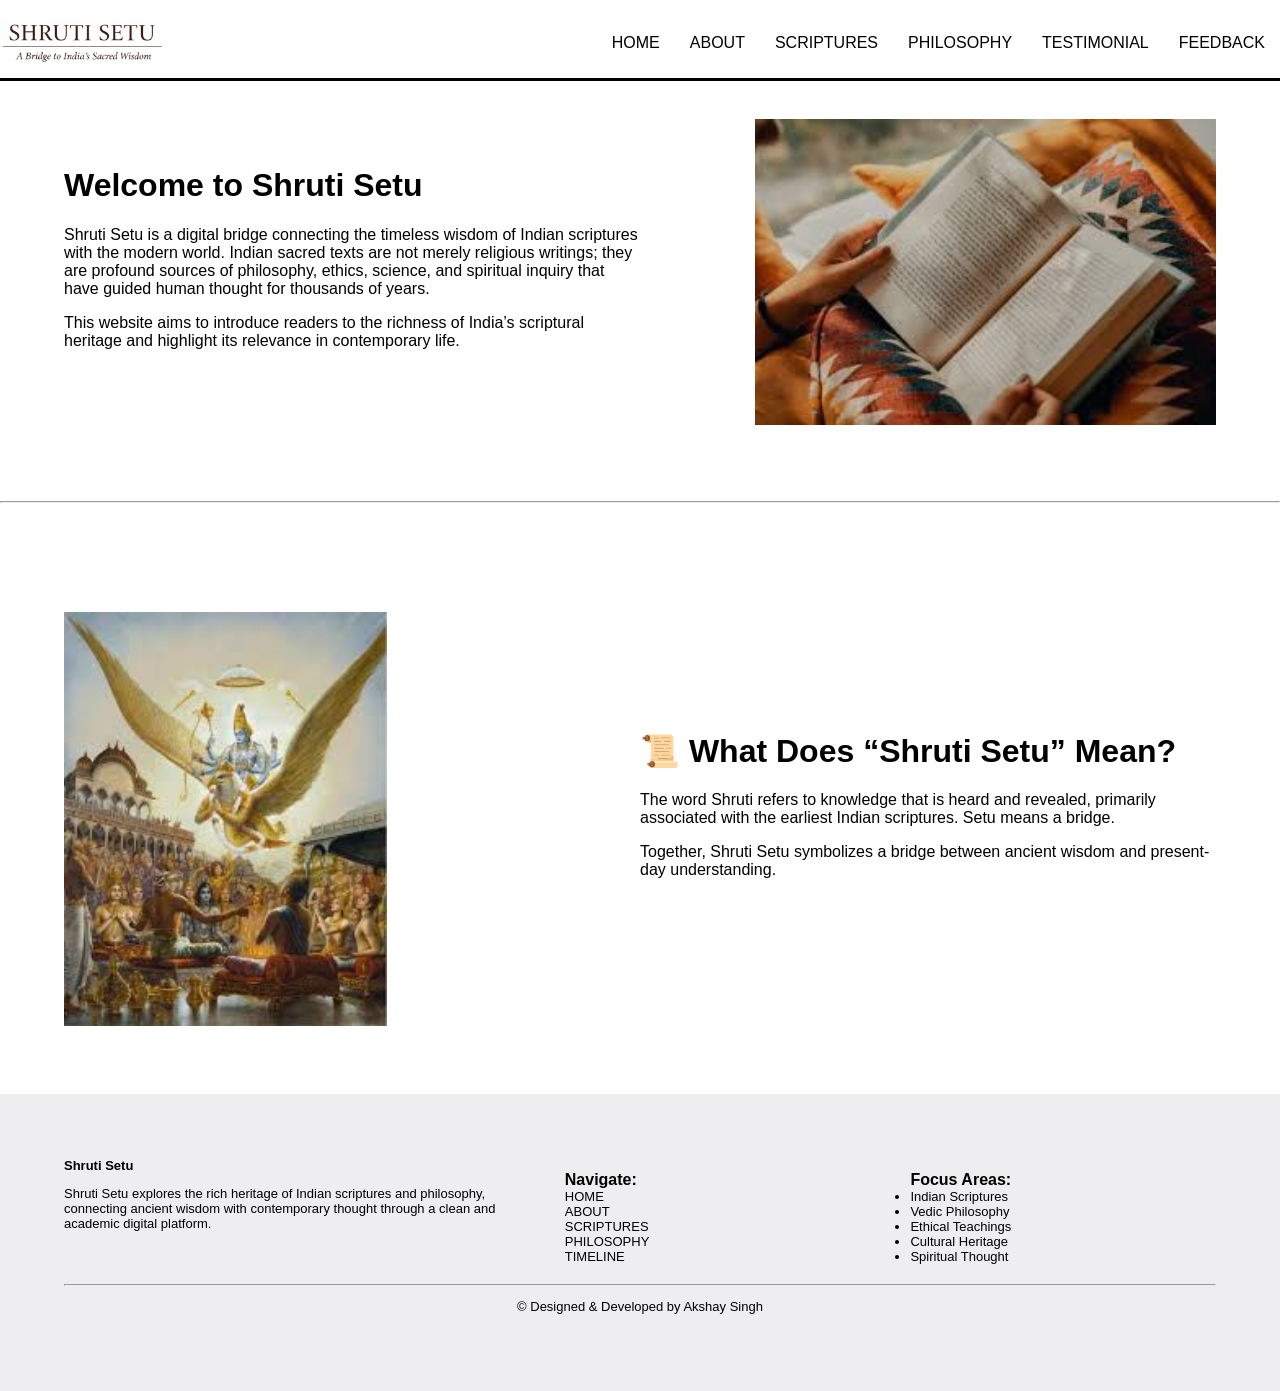
<file: index.html>
<!DOCTYPE html>
<html lang="en">
<head>
    <link rel="stylesheet" href="style.css">
       <title>Shruti Setu</title>
</head>
<body>
    <nav class="navbar">
        
<a href="index.html"><img src="logo.png" width="30%" alt="Website Shruti Setu Logo" /></a>

<ul class="nav-links">
<li><a href="index.html">HOME</a></li>
<li><a href="about.html">ABOUT</a></li>
<li><a href="scriptures.html">SCRIPTURES</a></li>
<li><a href="philosophy.html">PHILOSOPHY</a></li>
<li><a href="testimonial.html">TESTIMONIAL</a></li>
<li><a href="Feedback.html">FEEDBACK</a></li>
</ul>
    </nav>
    <hr>
    <div class="h1s">
    <div class="h1p">
    <h1> Welcome to Shruti Setu</h1>
    <p>
       

Shruti Setu is a digital bridge connecting the timeless wisdom of Indian scriptures with the modern world. Indian sacred texts are not merely religious writings; they are profound sources of philosophy, ethics, science, and spiritual inquiry that have guided human thought for thousands of years.
    </p>
    <p>
This website aims to introduce readers to the richness of India’s scriptural heritage and highlight its relevance in contemporary life.
    </p></div>
    <div class="h11">
        <img src="h1.jpg" width="100%" alt="A pic of a scripture page">
    </div>
    </div>
    <hr>

<div class="h1s">
    <div class="h11">
        <img src="h2.jpg" width="70%" alt="A pic of a scripture page">
    </div>
    <div class="h1p">
    <h1> 📜 What Does “Shruti Setu” Mean?</h1>
 <p>The word Shruti refers to knowledge that is heard and revealed, primarily associated with the earliest Indian scriptures. Setu means a bridge.</p>
<p>Together, Shruti Setu symbolizes a bridge between ancient wisdom and present-day understanding.</p></div>
    
    </div>
    <footer>
        <div class="footer1">
        <div class="fpara">
        <strong>Shruti Setu</strong>
        <p>Shruti Setu explores the rich heritage of Indian scriptures and philosophy, connecting ancient wisdom with 
            contemporary thought through a clean and academic digital platform.</p>
        </div>
        <div class="ftli">
            
            <ul>
                <b>Navigate:</b>
            <li><a href="index.html">HOME</a></li>
<li><a href="about.html">ABOUT</a></li>
<li><a href="scriptures.html">SCRIPTURES</a></li>
<li><a href="philosophy.html">PHILOSOPHY</a></li>
<li><a href="timeline.html">TIMELINE</a></li>
        </ul></div>
        <div class="fli">
            <ul>
          <b> Focus Areas:</b>
<li> Indian Scriptures</li>
<li> Vedic Philosophy</li>
<li>Ethical Teachings</li>
<li> Cultural Heritage</li>
<li> Spiritual Thought</li>
</ul>
</div>
</div>
<hr>
<p class="copyr">&copy; Designed & Developed by Akshay Singh
</p>
    </footer>
    

</body>
</html>
</file>
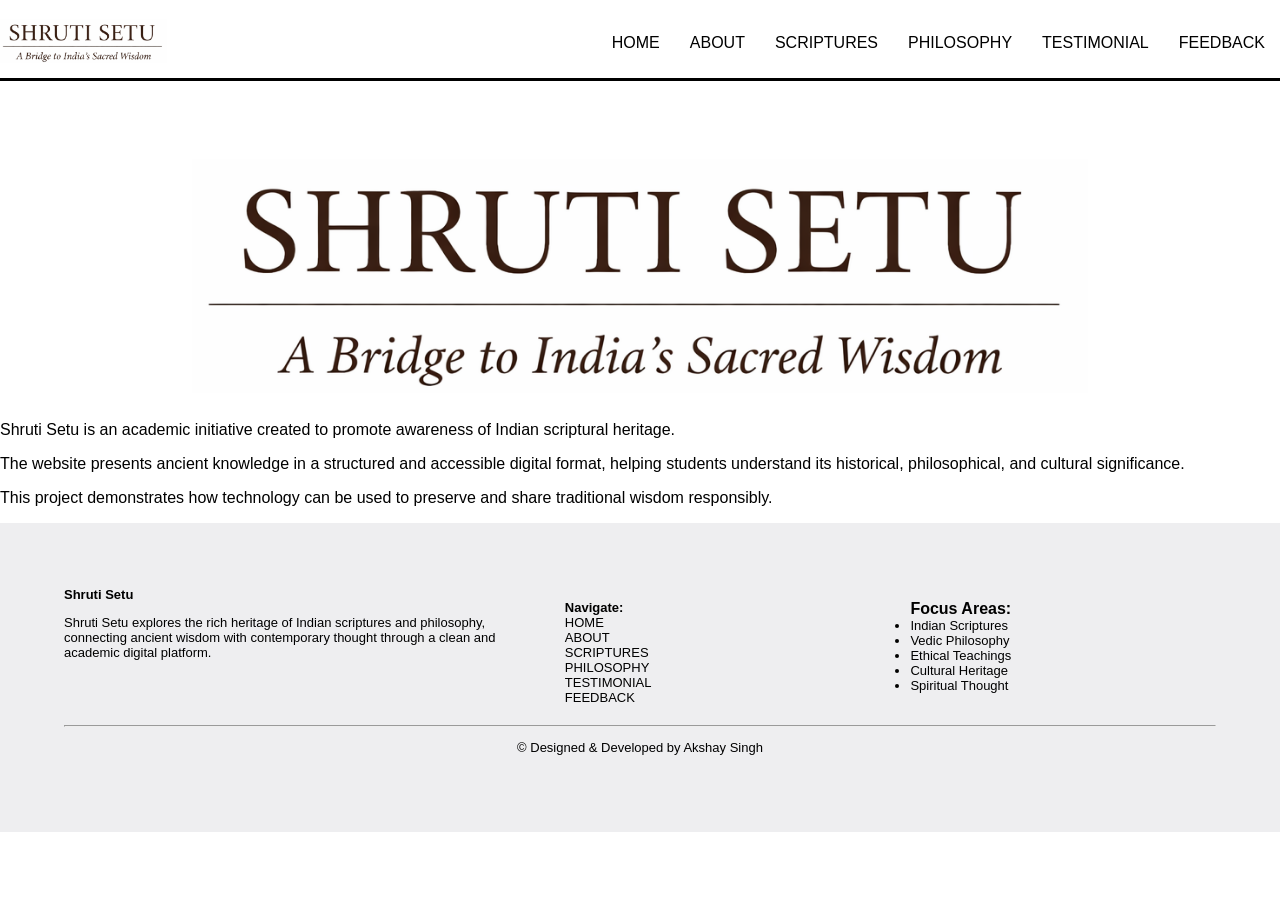
<file: about.html>
<!DOCTYPE html>
<html lang="en">
        <head>
            <link rel="stylesheet" href="style.css">
            <title>Shruti Setu</title>
        </head>
        <body>
            <nav class="navbar">
                    
                <a href="index.html"><img src="logo.png" width="30%" alt="Website Shruti Setu Logo" /></a>

                <ul class="nav-links">
                        <li><a href="index.html">HOME</a></li>
                        <li><a href="about.html">ABOUT</a></li>
                        <li><a href="scriptures.html">SCRIPTURES</a></li>
                        <li><a href="philosophy.html">PHILOSOPHY</a></li>
                        <li><a href="testimonial.html">TESTIMONIAL</a></li>
                        <li><a href="Feedback.html">FEEDBACK</a></li>
                </ul>
            </nav>
            <hr>
            <div id="k"><img class="abimg" src="logo.png" width="70%" alt="Website Shruti Setu Logo" />
            </div>
            <p>Shruti Setu is an academic initiative created to promote awareness of Indian scriptural heritage.</p>
            <p>The website presents ancient knowledge in a structured and accessible digital format, helping students understand its historical, philosophical, and cultural significance.</p>
            <p>This project demonstrates how technology can be used to preserve and share traditional wisdom responsibly.</p>





            <footer>
            <div class="footer1">
                <div class="fpara">
                    <strong>Shruti Setu</strong>
                        <p>Shruti Setu explores the rich heritage of Indian scriptures and philosophy, connecting ancient wisdom with 
                            contemporary thought through a clean and academic digital platform.</p>
                </div>
                <div class="ftli">
                    
                    <ul>
                        <strong>Navigate:</strong>
                        <li><a href="index.html">HOME</a></li>
                        <li><a href="about.html">ABOUT</a></li>
                        <li><a href="scriptures.html">SCRIPTURES</a></li>
                        <li><a href="philosophy.html">PHILOSOPHY</a></li>
                        <li><a href="testimonial.html">TESTIMONIAL</a></li>
                        <li><a href="Feedback.html">FEEDBACK</a></li>
                    </ul>
                </div>
                <div class="fli">
                    <ul>
                        <b> Focus Areas:</b>
                        <li> Indian Scriptures</li>
                        <li> Vedic Philosophy</li>
                        <li>Ethical Teachings</li>
                        <li> Cultural Heritage</li>
                        <li> Spiritual Thought</li>
                    </ul>
                </div>
            </div>
                <hr>
                <p class="copyr">&copy; Designed & Developed by Akshay Singh
                </p>
            </footer>
            

        </body>
</html>
</file>
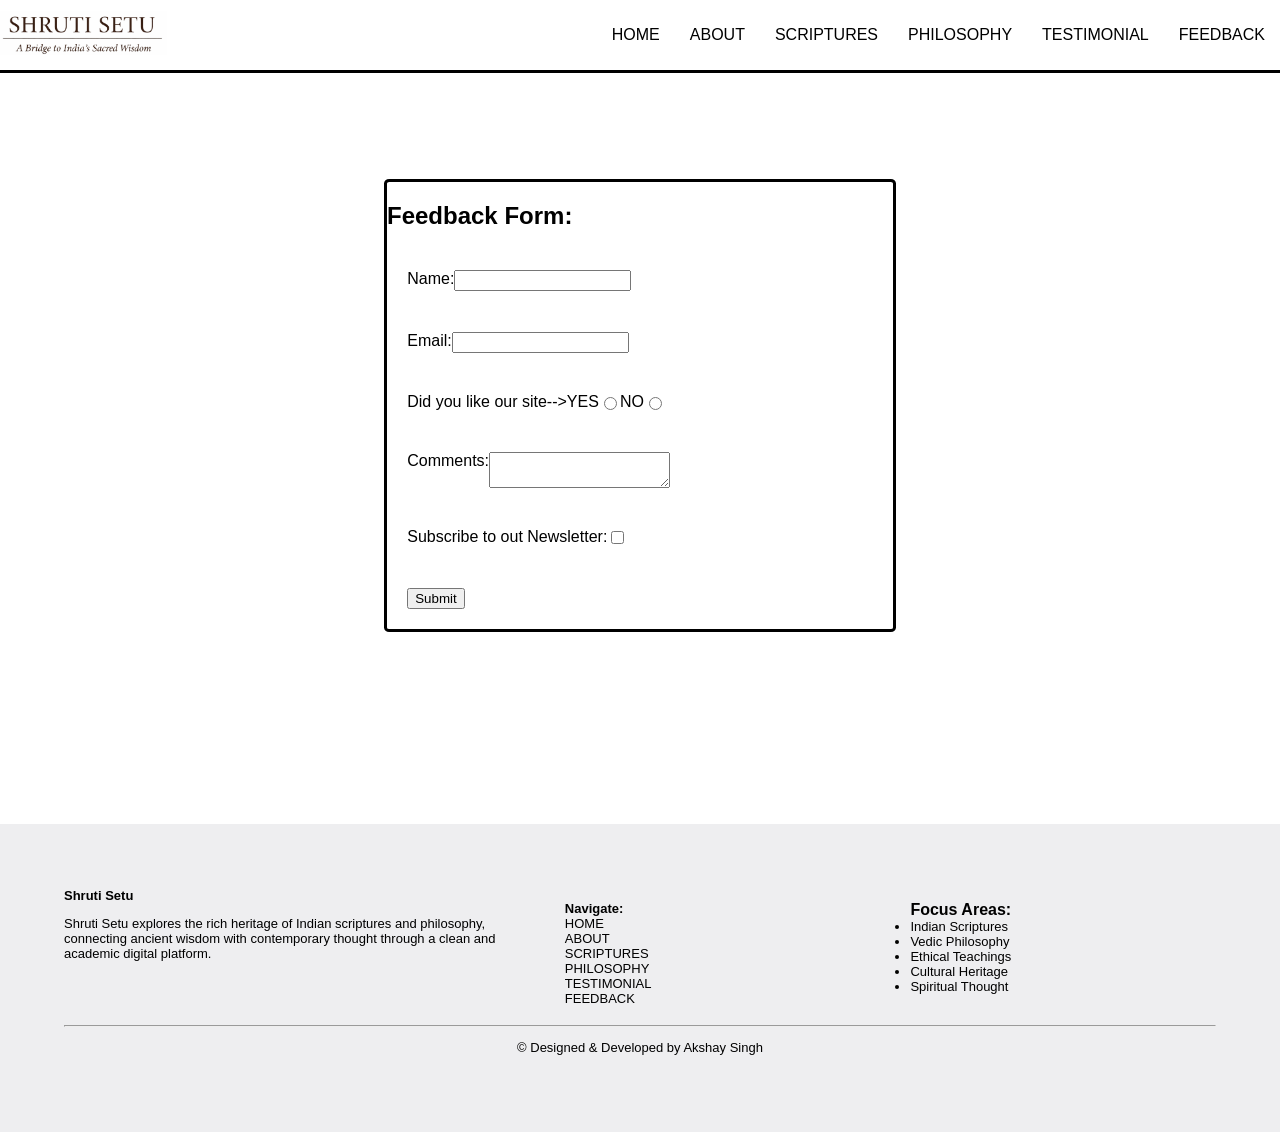
<file: Feedback.html>
<!DOCTYPE html>
<html lang="en">
<head>
    <link rel="stylesheet" href="style.css">
       <title>Philosophy</title>
</head>
<body>
     <nav class="navbar">
                    
                <a href="index.html"><img src="logo.png" width="30%" alt="Website Shruti Setu Logo" /></a>

                <ul class="nav-links">
                        <li><a href="index.html">HOME</a></li>
                        <li><a href="about.html">ABOUT</a></li>
                        <li><a href="scriptures.html">SCRIPTURES</a></li>
                        <li><a href="philosophy.html">PHILOSOPHY</a></li>
                        <li><a href="testimonial.html">TESTIMONIAL</a></li>
                        <li><a href="Feedback.html">FEEDBACK</a></li>
                </ul>
    </nav>
    
            <form>
                <div id="form">
                    <h2>Feedback Form:</h2>
                    <div id="field">
                        <label for="name" >Name:</label> <input type="text" id="name">
                    </div>
                    <div id="field">
                        <label for="email" >Email:</label> <input type="email" id="email">
                    </div>

                    <div id="field">
                    Did you like our site-->
                    
                            <label for="rad" >YES</label> 
                            <input type="radio" id="rady">
                            <label for="rady" >NO</label>
                            <input type="radio" id="radn">
                    </div>

                    <div id="field">
                        <label for="Comments" >Comments:</label> <textarea id="Comments"></textarea> 
                    </div>
                    <div id="field">
                        <label for="nl" >Subscribe to out Newsletter:</label> <input type="checkbox" id="nl">
                    </div>

                    <div id="field">
                        <button type="submit">Submit</button> 
                    </div>
                </div>
            </form>   

            <footer>
            <div class="footer1">
                <div class="fpara">
                    <strong>Shruti Setu</strong>
                        <p>Shruti Setu explores the rich heritage of Indian scriptures and philosophy, connecting ancient wisdom with 
                            contemporary thought through a clean and academic digital platform.</p>
                </div>
                <div class="ftli">
                    
                    <ul>
                        <strong>Navigate:</strong>
                        <li><a href="index.html">HOME</a></li>
                        <li><a href="about.html">ABOUT</a></li>
                        <li><a href="scriptures.html">SCRIPTURES</a></li>
                        <li><a href="philosophy.html">PHILOSOPHY</a></li>
                        <li><a href="testimonial.html">TESTIMONIAL</a></li>
                        <li><a href="Feedback.html">FEEDBACK</a></li>
                    </ul>
                </div>
                <div class="fli">
                    <ul>
                        <b> Focus Areas:</b>
                        <li> Indian Scriptures</li>
                        <li> Vedic Philosophy</li>
                        <li>Ethical Teachings</li>
                        <li> Cultural Heritage</li>
                        <li> Spiritual Thought</li>
                    </ul>
                </div>
            </div>
                <hr>
                <p class="copyr">&copy; Designed & Developed by Akshay Singh
                </p>
            </footer>
    

</body>
</html>
</file>
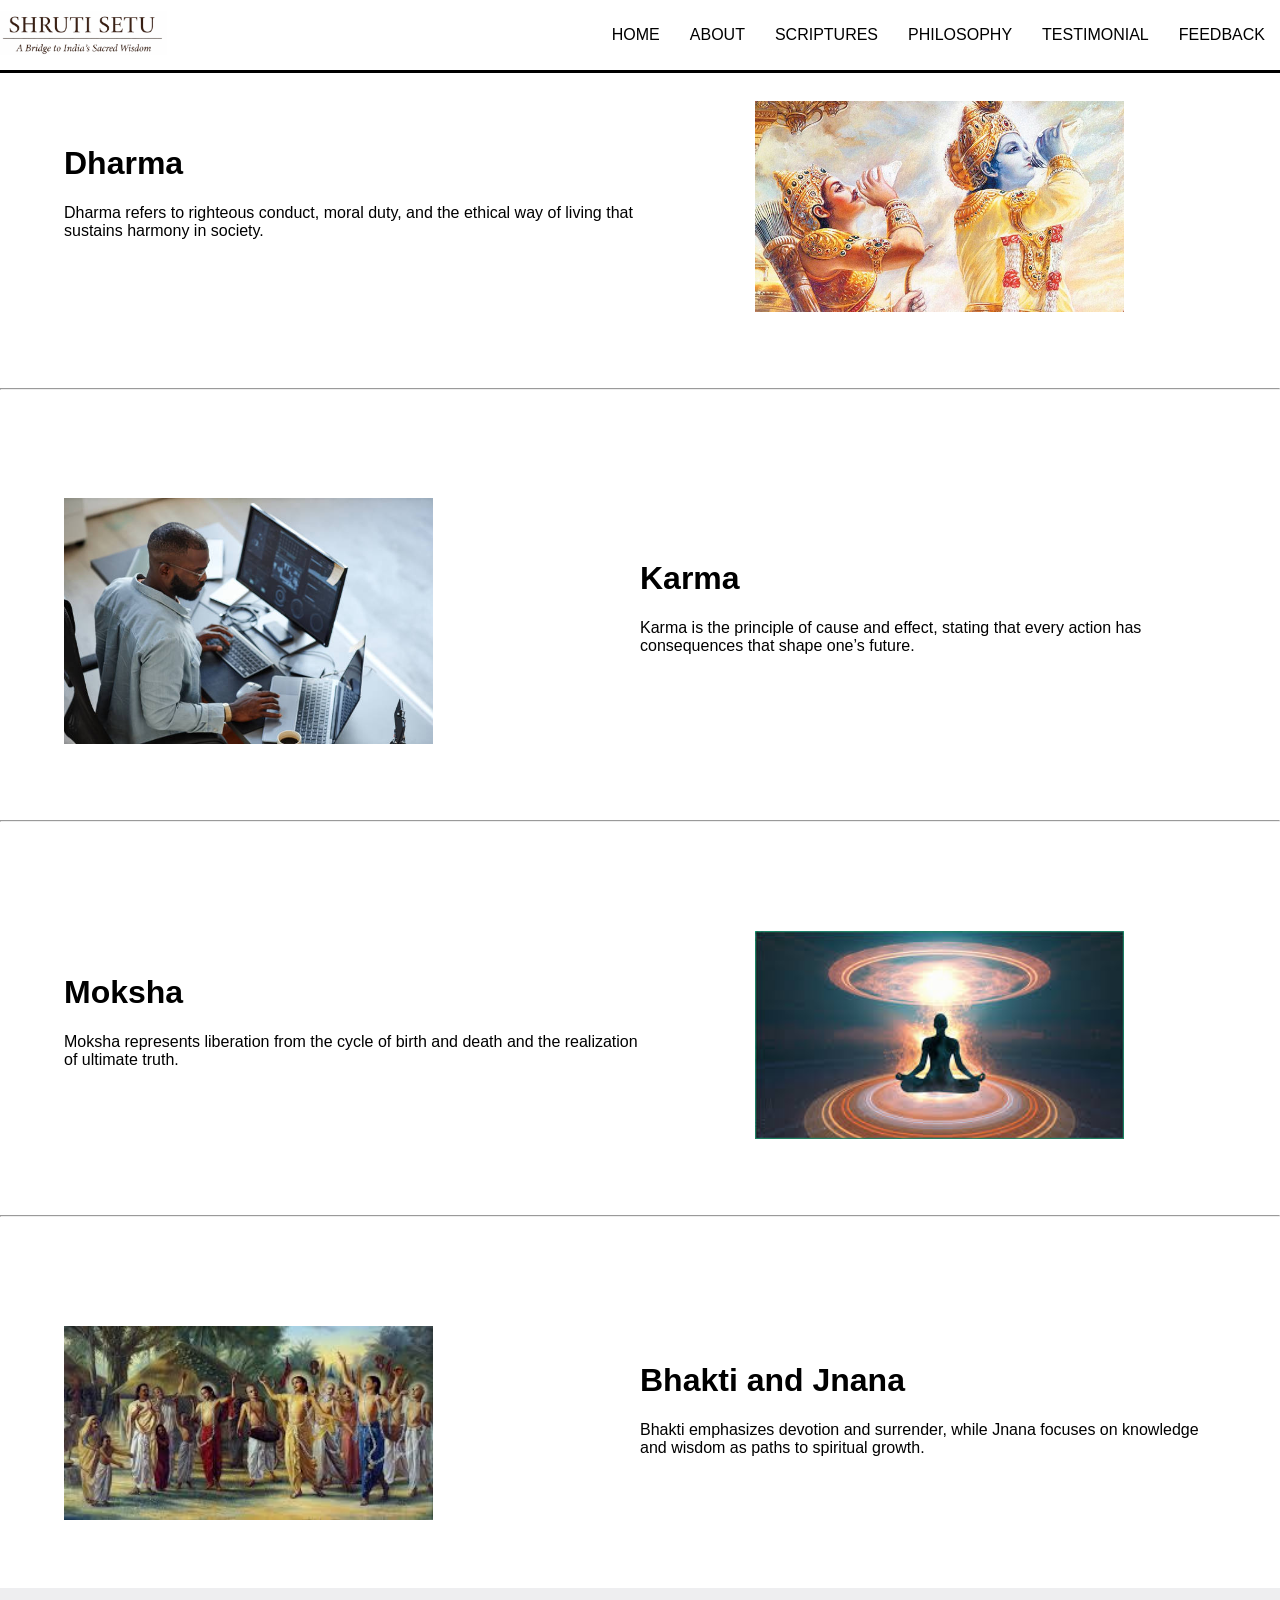
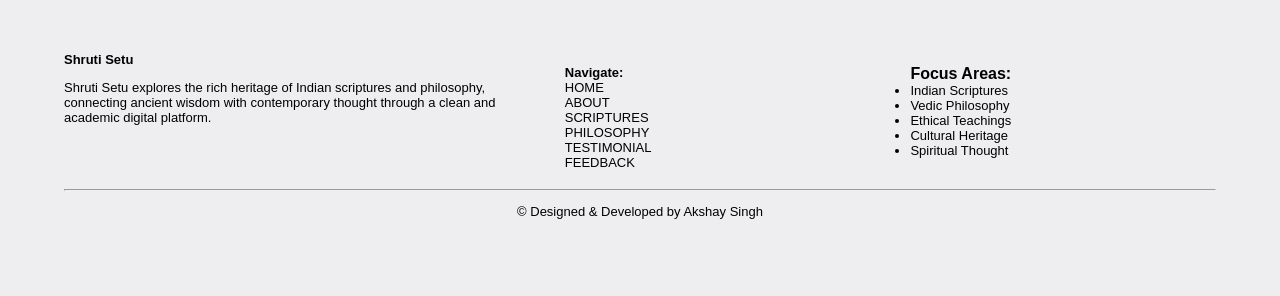
<file: philosophy.html>
<!DOCTYPE html>
<html lang="en">
<head>
    <link rel="stylesheet" href="style.css">
       <title>Philosophy</title>
</head>
<body>
        <nav class="navbar">
                    
                <a href="index.html"><img src="logo.png" width="30%" alt="Website Shruti Setu Logo" /></a>

                <ul class="nav-links">
                        <li><a href="index.html">HOME</a></li>
                        <li><a href="about.html">ABOUT</a></li>
                        <li><a href="scriptures.html">SCRIPTURES</a></li>
                        <li><a href="philosophy.html">PHILOSOPHY</a></li>
                        <li><a href="testimonial.html">TESTIMONIAL</a></li>
                        <li><a href="Feedback.html">FEEDBACK</a></li>
                </ul>
            </nav>
    
   
     <div class="h1s">
            <div class="h1p">
                    <h1> Dharma</h1>
                            <p>
                            Dharma refers to righteous conduct, moral duty, and the ethical way of living that sustains harmony in society.
                            </p>
            </div>
            <div class="h11">
                <img src="p1.jpg" width="80%" alt="Dharma">
            </div>
     </div>
    <hr>

<div class="h1s">
        <div class="h11">
            <img src="p2.jpg" width="80%" alt="Karma">
        </div>
    
        <div class="h1p">
            <h1> Karma</h1>
            <p>Karma is the principle of cause and effect, stating that every action has consequences that shape one’s future.</p>
            
        </div>
</div>

<hr>

    <div class="h1s">
        <div class="h1p">
            <h1> Moksha</h1> 
                <p>
                Moksha represents liberation from the cycle of birth and death and the realization of ultimate truth.
                </p>
        </div>
        <div class="h11">
            <img src="p3.jpg" width="80%" alt="Moksha">
        </div>
    </div>
    <hr>

   <div class="h1s">
        <div class="h11">
            <img src="p4.jpg" width="80%" alt="Bhakti">
        </div>
        <div class="h1p">
        <h1> Bhakti and Jnana</h1>
        <p>
            Bhakti emphasizes devotion and surrender, while Jnana focuses on knowledge and wisdom as paths to spiritual growth.
        </p>
        </div>
   </div>

    

            <footer>
            <div class="footer1">
                <div class="fpara">
                    <strong>Shruti Setu</strong>
                        <p>Shruti Setu explores the rich heritage of Indian scriptures and philosophy, connecting ancient wisdom with 
                            contemporary thought through a clean and academic digital platform.</p>
                </div>
                <div class="ftli">
                    
                    <ul>
                        <strong>Navigate:</strong>
                        <li><a href="index.html">HOME</a></li>
                        <li><a href="about.html">ABOUT</a></li>
                        <li><a href="scriptures.html">SCRIPTURES</a></li>
                        <li><a href="philosophy.html">PHILOSOPHY</a></li>
                        <li><a href="testimonial.html">TESTIMONIAL</a></li>
                        <li><a href="Feedback.html">FEEDBACK</a></li>
                    </ul>
                </div>
                <div class="fli">
                    <ul>
                        <b> Focus Areas:</b>
                        <li> Indian Scriptures</li>
                        <li> Vedic Philosophy</li>
                        <li>Ethical Teachings</li>
                        <li> Cultural Heritage</li>
                        <li> Spiritual Thought</li>
                    </ul>
                </div>
            </div>
                <hr>
                <p class="copyr">&copy; Designed & Developed by Akshay Singh
                </p>
            </footer>
    

</body>
</html>
</file>
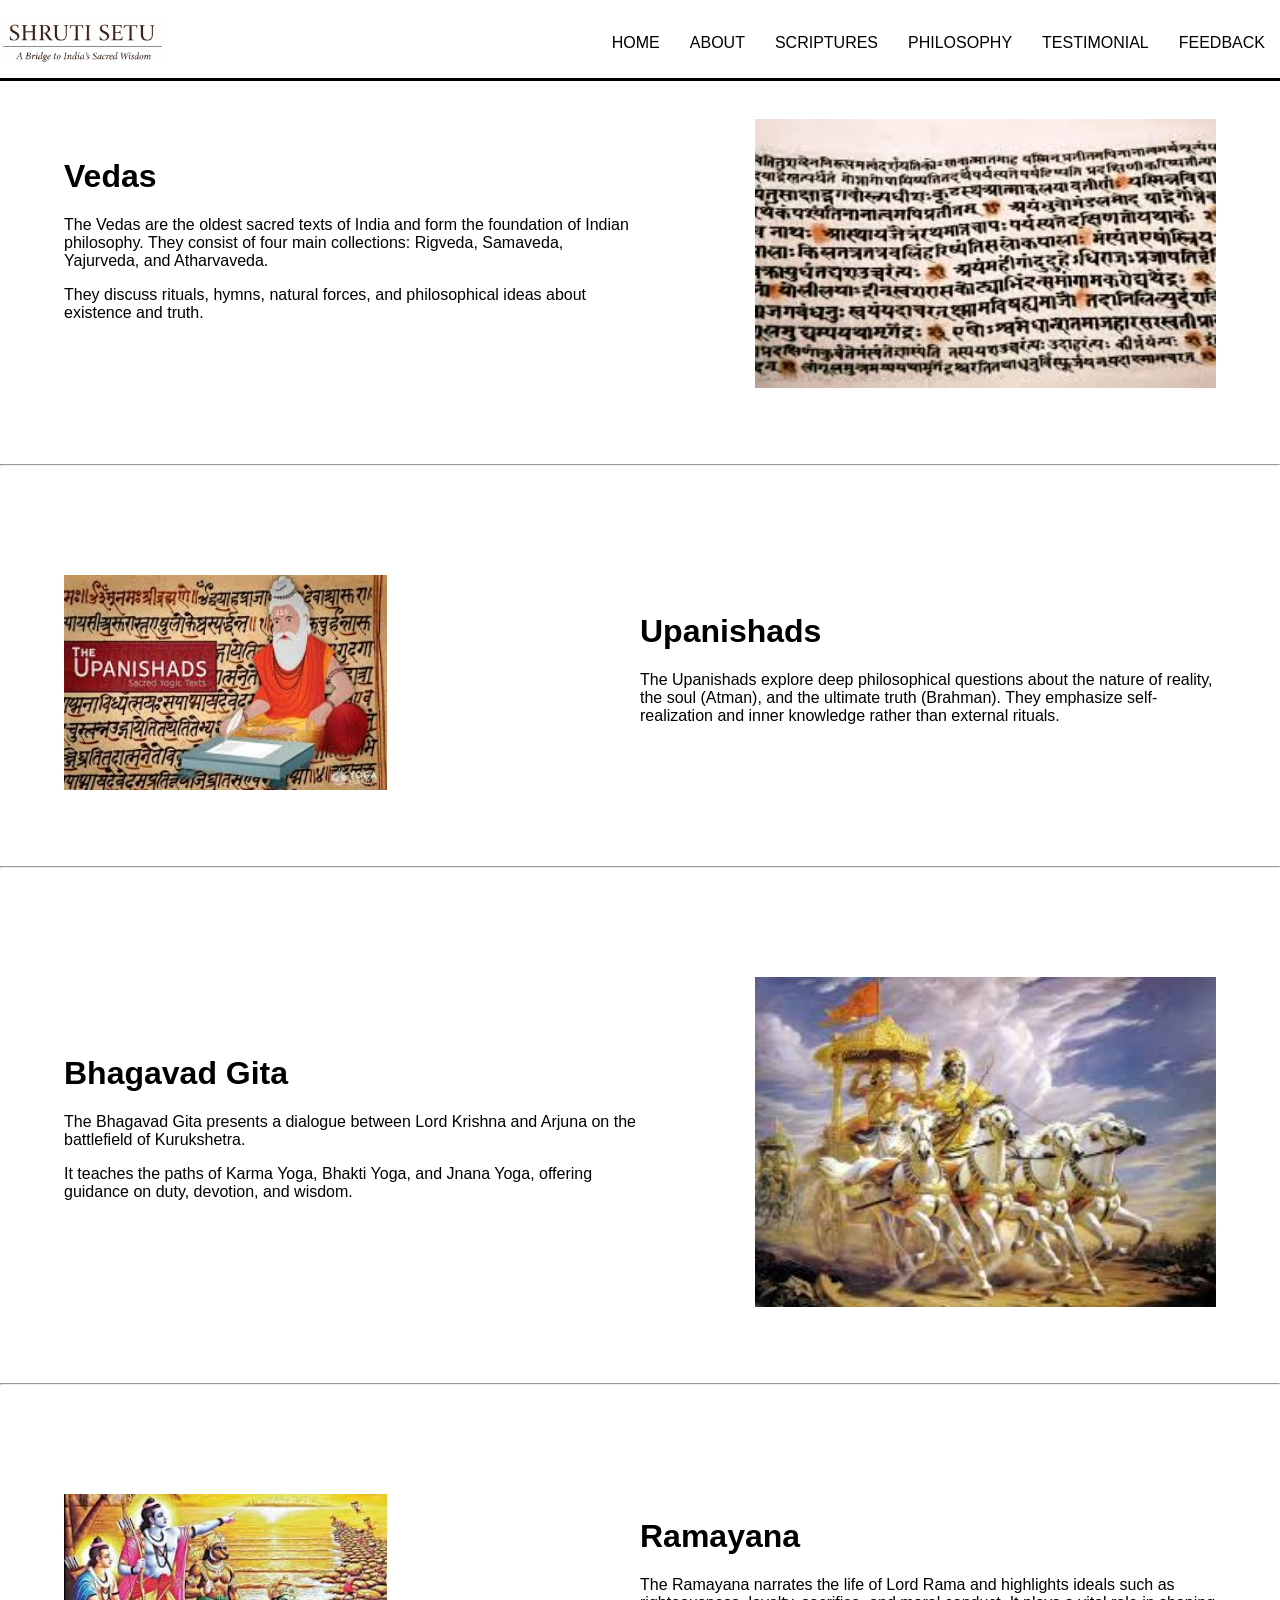
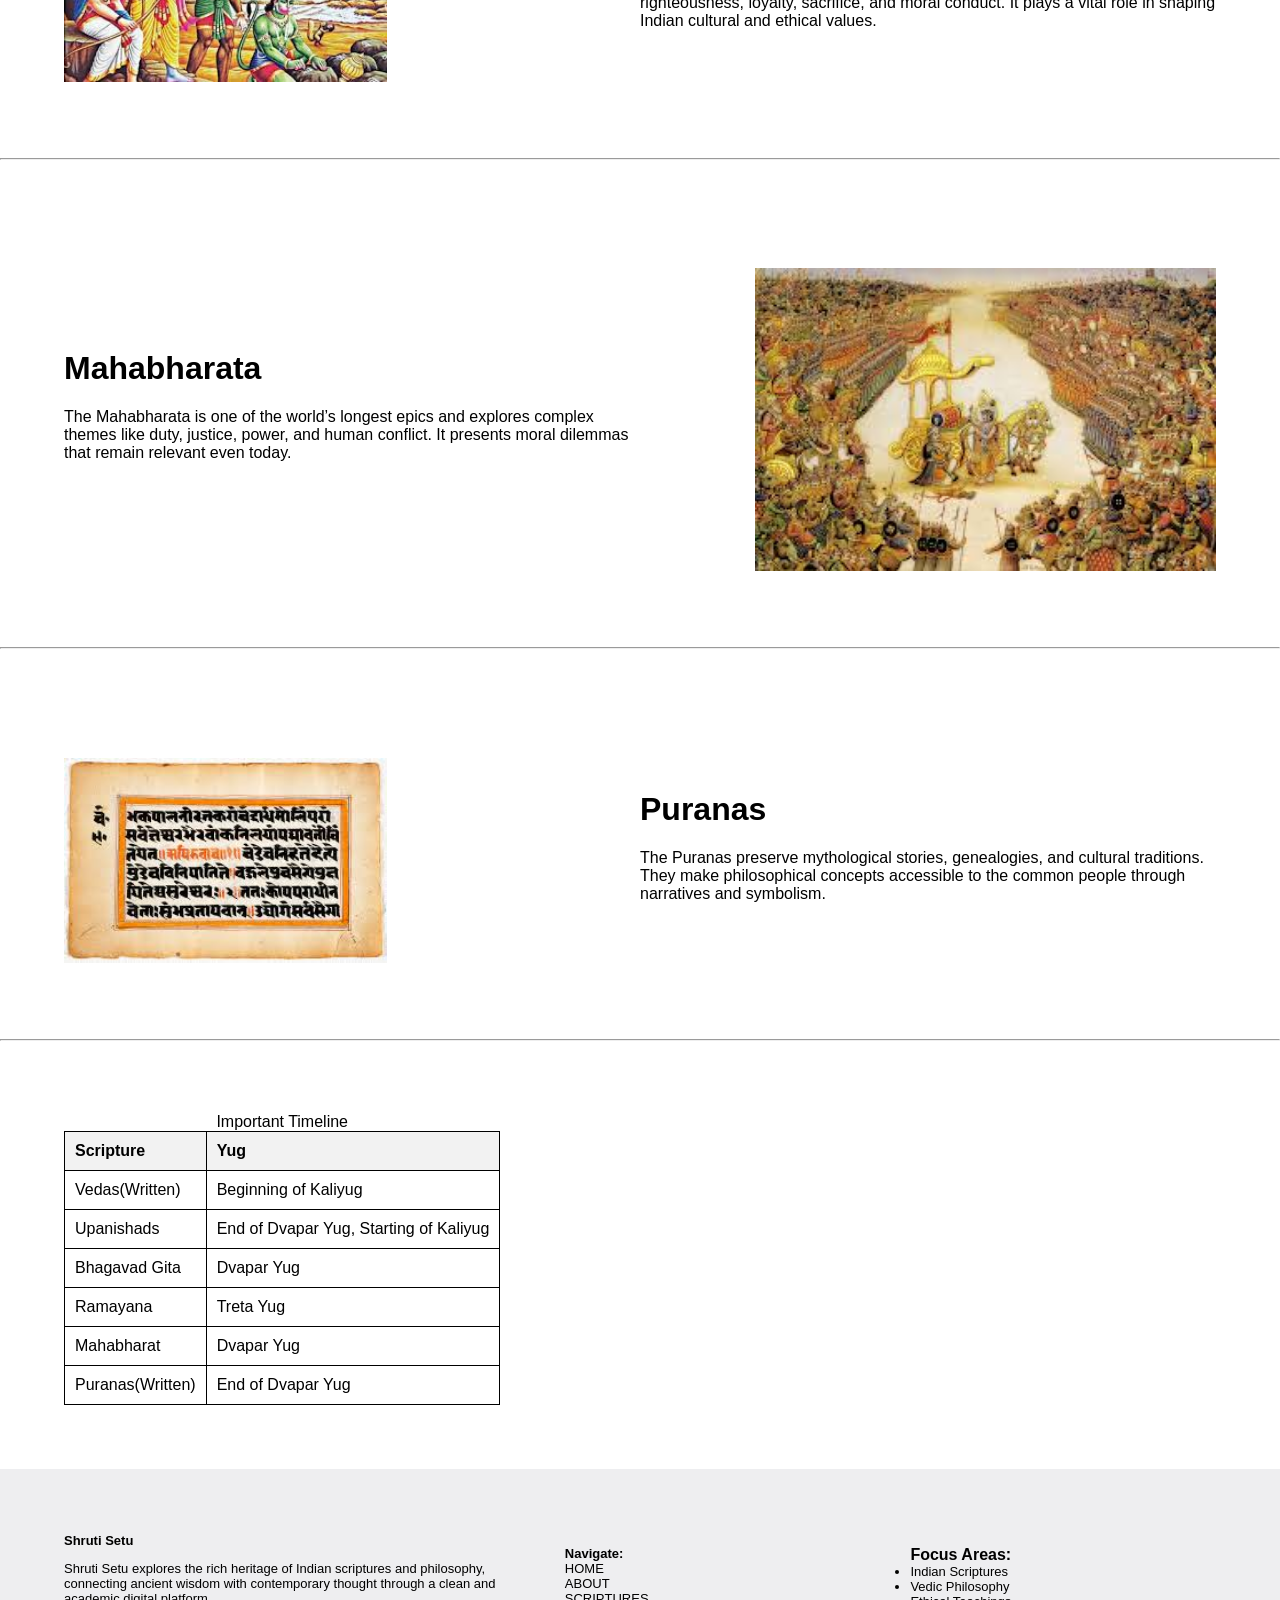
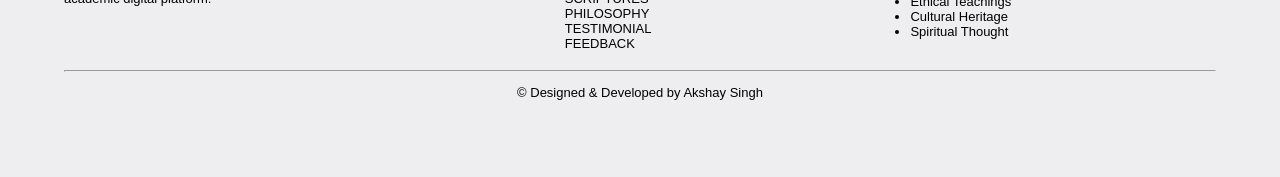
<file: scriptures.html>
<!DOCTYPE html>
<html lang="en">
<head>
    <link rel="stylesheet" href="style.css">
       <title>Shruti Setu</title>
</head>
<body>
      <nav class="navbar">
                    
                <a href="index.html"><img src="logo.png" width="30%" alt="Website Shruti Setu Logo" /></a>

                <ul class="nav-links">
                        <li><a href="index.html">HOME</a></li>
                        <li><a href="about.html">ABOUT</a></li>
                        <li><a href="scriptures.html">SCRIPTURES</a></li>
                        <li><a href="philosophy.html">PHILOSOPHY</a></li>
                        <li><a href="testimonial.html">TESTIMONIAL</a></li>
                        <li><a href="Feedback.html">FEEDBACK</a></li>
                </ul>
            </nav>
    <hr>
   
     <div class="h1s">
        <div class="h1p">
            <h1> Vedas</h1>
                <p>
                The Vedas are the oldest sacred texts of India and form the foundation of Indian philosophy. They consist of four main collections: Rigveda, Samaveda, Yajurveda, and Atharvaveda.    
                </p>
                <p>
                They discuss rituals, hymns, natural forces, and philosophical ideas about existence and truth.    
                </p>
        </div>
        <div class="h11">
            <img src="s1.jpg" width="100%" alt="A pic of a scripture page">
        </div>
     </div>
    <hr>

    <div class="h1s">
            <div class="h11">
                <img src="s2.jpg" width="70%" alt="A pic of a scripture page">
            </div>
        
            <div class="h1p">
            <h1> Upanishads</h1>
            <p>The Upanishads explore deep philosophical questions about the nature of reality, the soul (Atman), and the ultimate truth (Brahman). They emphasize self-realization and inner knowledge rather than external rituals.</p>
            
            </div>
    </div>

<hr>

    <div class="h1s">
        <div class="h1p">
            <h1> Bhagavad Gita</h1>
            <p>
            The Bhagavad Gita presents a dialogue between Lord Krishna and Arjuna on the battlefield of Kurukshetra.
            </p>    
            <p> 
            It teaches the paths of Karma Yoga, Bhakti Yoga, and Jnana Yoga, offering guidance on duty, devotion, and wisdom.
            </p>   
    </div>
        <div class="h11">
            <img src="s3.jpg" width="100%" alt="A pic of a scripture page">
        </div>
    </div>
    <hr>

    <div class="h1s">
        <div class="h11">
            <img src="s4.jpg" width="70%" alt="A pic of a scripture page">
        </div>
        <div class="h1p">
            <h1> Ramayana</h1>
            <p>The Ramayana narrates the life of Lord Rama and highlights ideals such as righteousness, loyalty, sacrifice, and moral conduct.
            It plays a vital role in shaping Indian cultural and ethical values.</p>
                
        </div>
    </div>
    <hr>
    <div class="h1s">
        <div class="h1p">
                <h1>Mahabharata</h1>
                <p>
                    The Mahabharata is one of the world’s longest epics and explores complex themes like duty, justice, power, and human conflict.
                    It presents moral dilemmas that remain relevant even today.
                </p>  
        </div> 
        <div class="h11">
            <img src="s5.jpg" width="100%" alt="A pic of a scripture page">
        </div>
    </div>
    <hr>

    <div class="h1s">
        <div class="h11">
            <img src="s6.jpg" width="70%" alt="A pic of a scripture page">
        </div>
        <div class="h1p">
            <h1> Puranas</h1>
            <p>The Puranas preserve mythological stories, genealogies, and cultural traditions. They make philosophical concepts accessible to the common people through narratives and symbolism.</p>  
        </div>


    </div>

      <hr>

    <div class="h1s">
        <div class="h1p">
            
        <table>
            <caption>Important Timeline</caption>
            <thead>
                <tr>
                    <th>Scripture</th>
                    <th>Yug</th>
                </tr>
            </thead>
            <tbody>
                    <tr>
                        <td>Vedas(Written)</td>
                        <td>Beginning of Kaliyug</td>
                    </tr>
                    <tr>
                        <td>Upanishads</td>
                        <td>End of Dvapar Yug, Starting of Kaliyug</td>
                    </tr>
                    <tr>
                        <td>Bhagavad Gita</td>
                        <td>Dvapar Yug</td>
                    </tr>
                    <tr>
                        <td>Ramayana</td>
                        <td>Treta Yug</td>
                    </tr>
                    <tr>
                        <td>Mahabharat</td>
                        <td>Dvapar Yug</td>
                    </tr>
                    <tr>
                        <td>Puranas(Written)</td>
                        <td>End of Dvapar Yug</td>
                    </tr>
            </tbody>
        </table>

        </div>


    </div>

            <footer>
            <div class="footer1">
                <div class="fpara">
                    <strong>Shruti Setu</strong>
                        <p>Shruti Setu explores the rich heritage of Indian scriptures and philosophy, connecting ancient wisdom with 
                            contemporary thought through a clean and academic digital platform.</p>
                </div>
                <div class="ftli">
                    
                    <ul>
                        <strong>Navigate:</strong>
                        <li><a href="index.html">HOME</a></li>
                        <li><a href="about.html">ABOUT</a></li>
                        <li><a href="scriptures.html">SCRIPTURES</a></li>
                        <li><a href="philosophy.html">PHILOSOPHY</a></li>
                        <li><a href="testimonial.html">TESTIMONIAL</a></li>
                        <li><a href="Feedback.html">FEEDBACK</a></li>
                    </ul>
                </div>
                <div class="fli">
                    <ul>
                        <b> Focus Areas:</b>
                        <li> Indian Scriptures</li>
                        <li> Vedic Philosophy</li>
                        <li>Ethical Teachings</li>
                        <li> Cultural Heritage</li>
                        <li> Spiritual Thought</li>
                    </ul>
                </div>
            </div>
                <hr>
                <p class="copyr">&copy; Designed & Developed by Akshay Singh
                </p>
            </footer>
    

</body>
</html>
</file>
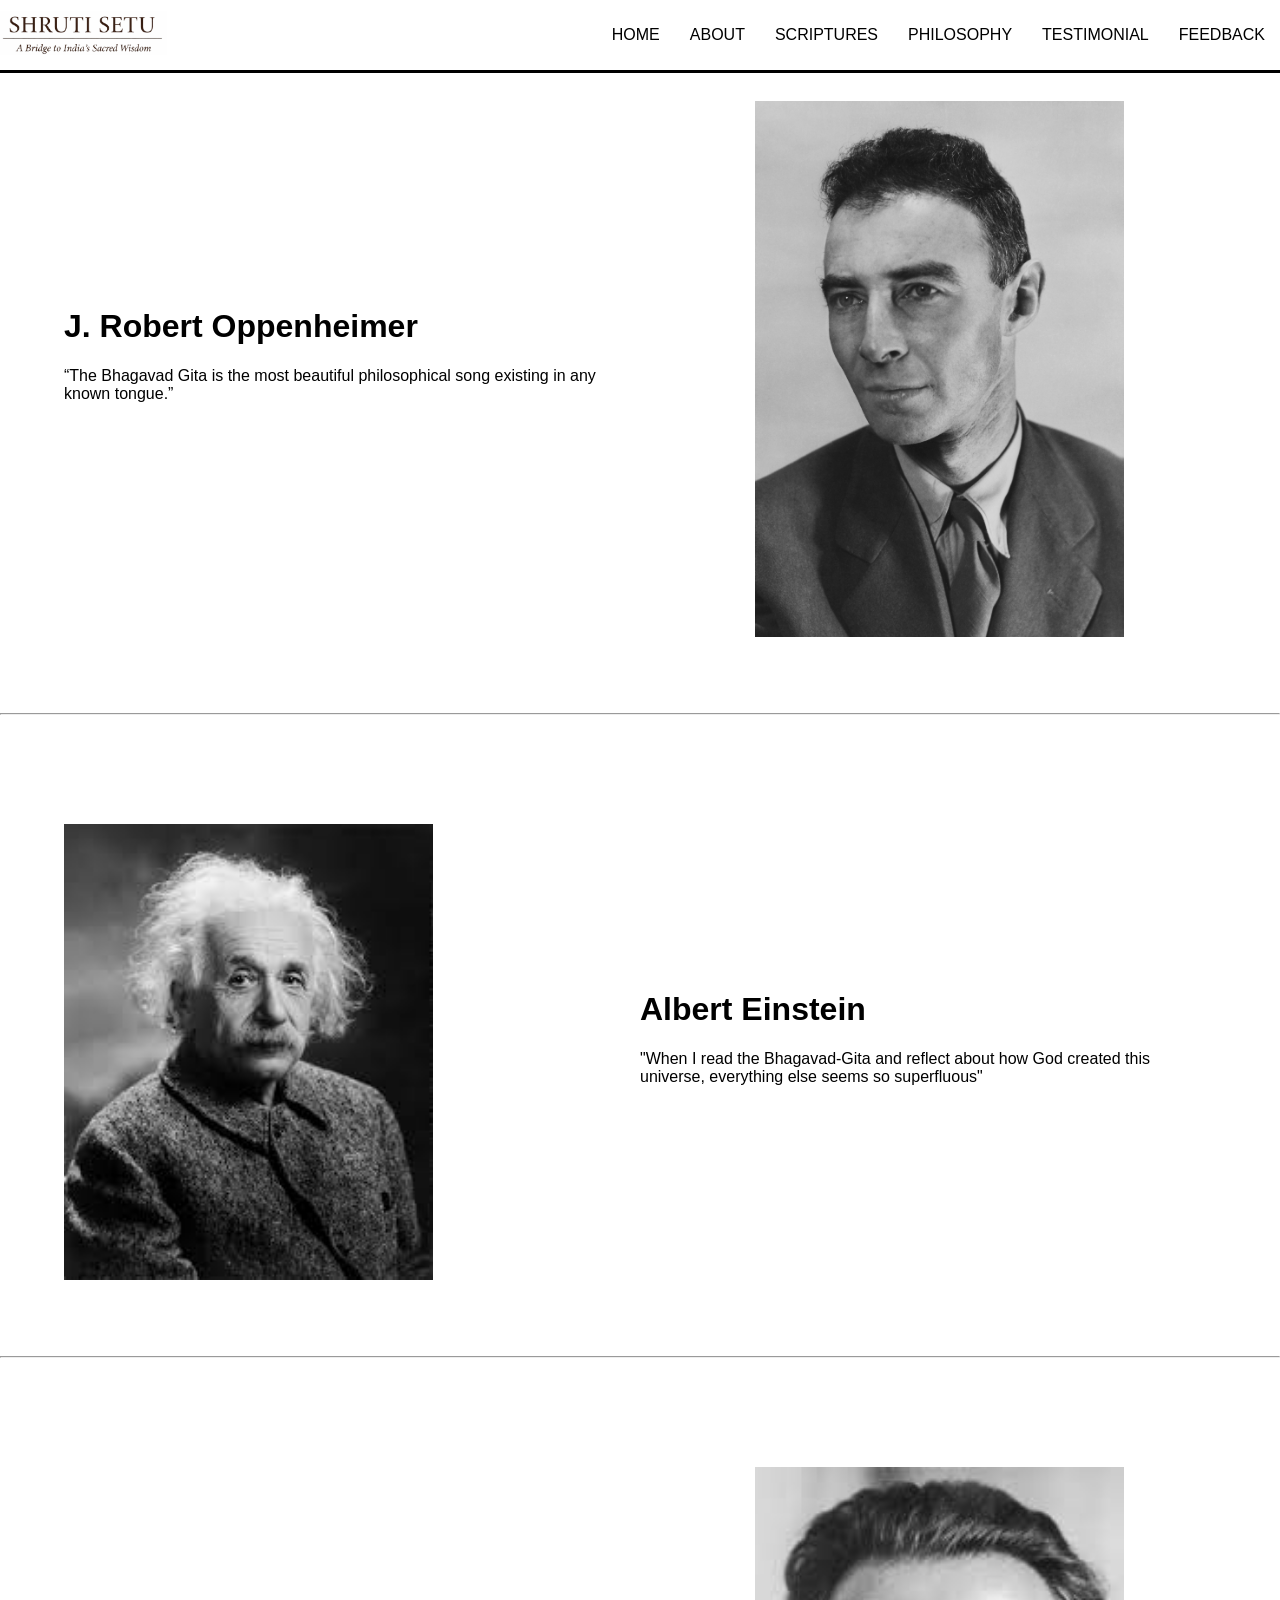
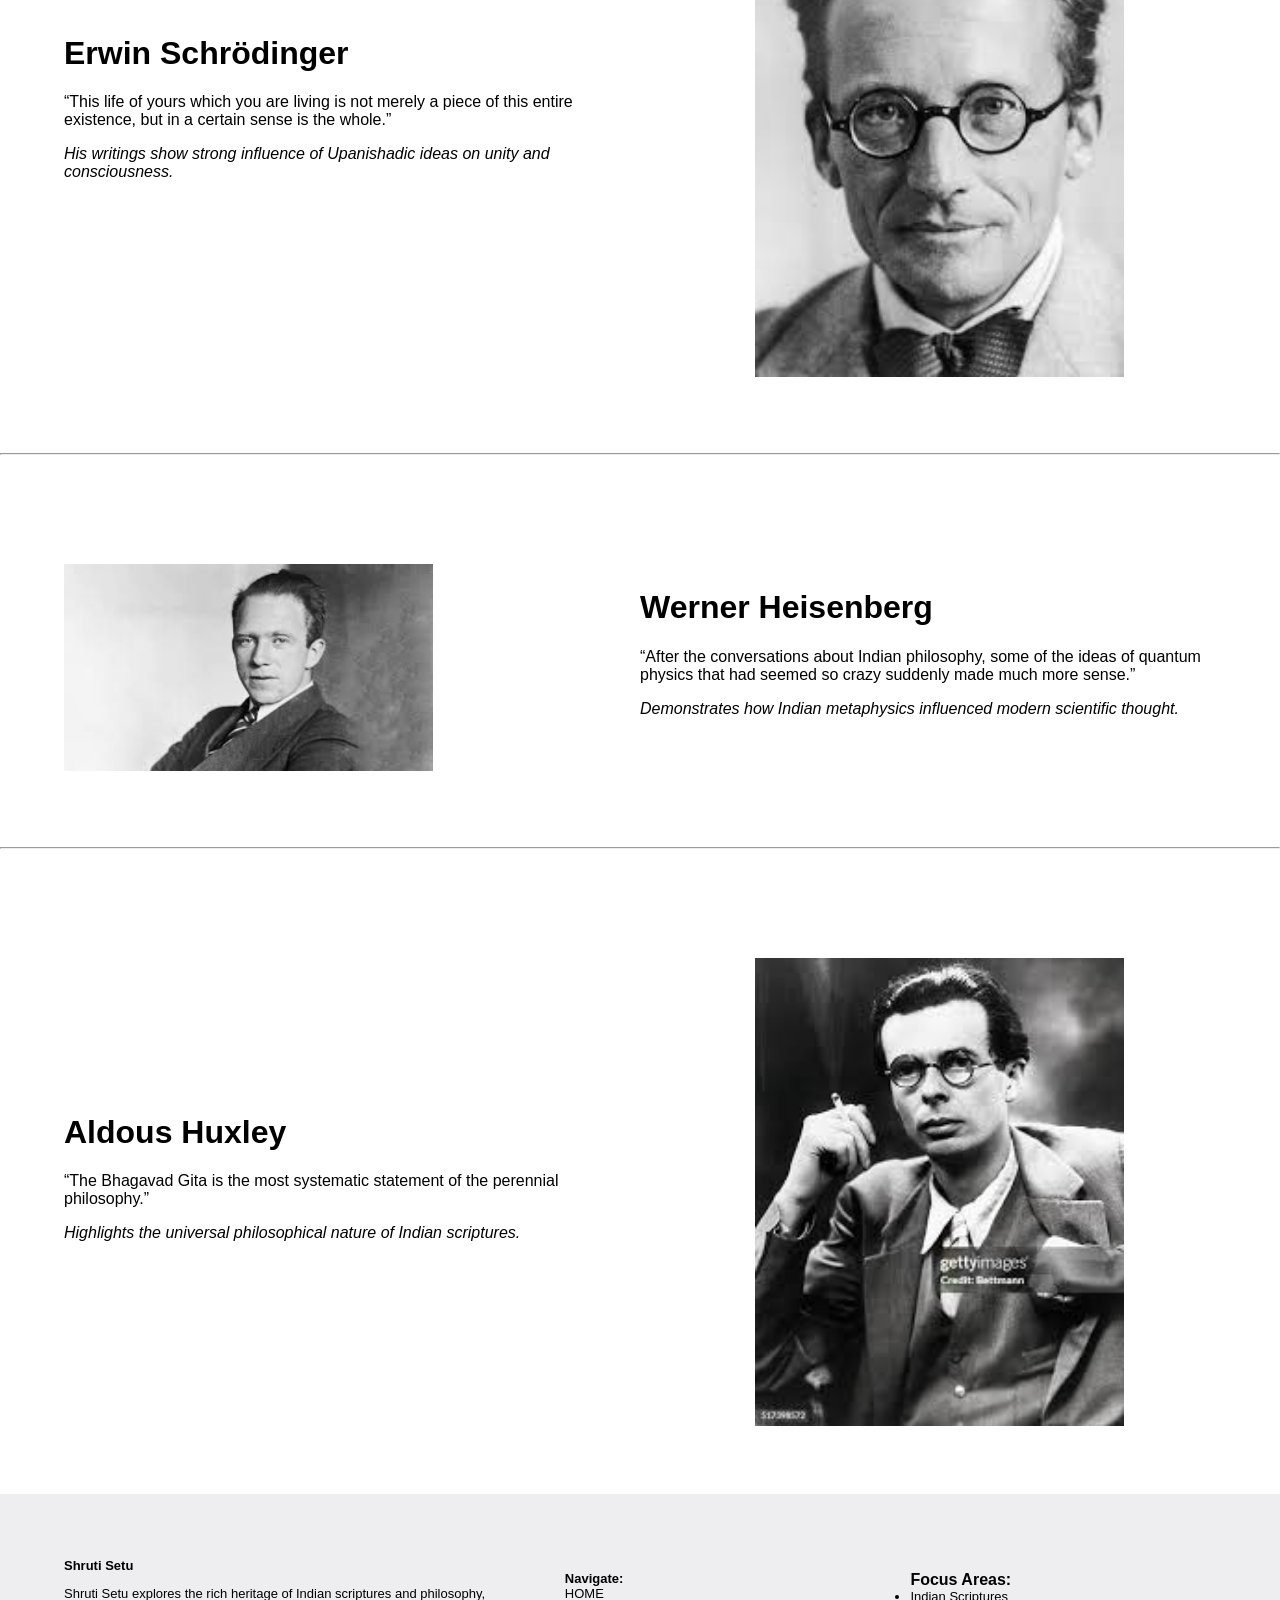
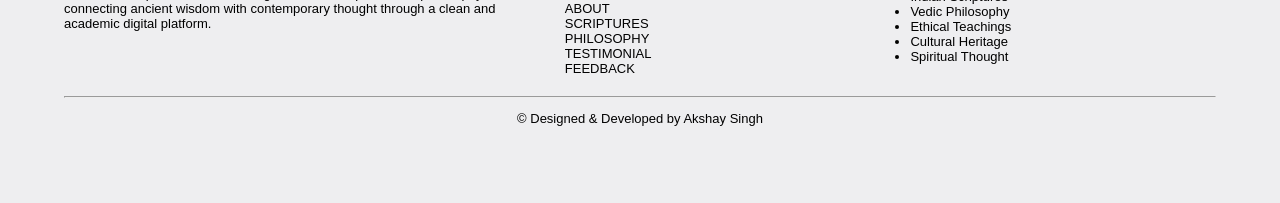
<file: testimonial.html>
<!DOCTYPE html>
<html lang="en">
<head>
    <link rel="stylesheet" href="style.css">
       <title>Testimonial</title>
</head>
<body>
       <nav class="navbar">
                    
                <a href="index.html"><img src="logo.png" width="30%" alt="Website Shruti Setu Logo" /></a>

                <ul class="nav-links">
                        <li><a href="index.html">HOME</a></li>
                        <li><a href="about.html">ABOUT</a></li>
                        <li><a href="scriptures.html">SCRIPTURES</a></li>
                        <li><a href="philosophy.html">PHILOSOPHY</a></li>
                        <li><a href="testimonial.html">TESTIMONIAL</a></li>
                        <li><a href="Feedback.html">FEEDBACK</a></li>
                </ul>
            </nav>
    
   
     <div class="h1s">
        <div class="h1p">
                <h1> J. Robert Oppenheimer</h1>
                <p>
                 “The Bhagavad Gita is the most beautiful philosophical song existing in any known tongue.”
                </p>
        </div>
        <div class="h11">
            <img src="t1.jpg" width="80%" alt="J. Robert Oppenheimer">
        </div>
     </div>
     <hr>

    <div class="h1s">
        <div class="h11">
            <img src="t2.jpg" width="80%" alt="Albert Einstein">
        </div>
        
        <div class="h1p">
            <h1> Albert Einstein</h1>
            <p>"When I read the Bhagavad-Gita and reflect about how God created this universe, everything else seems so superfluous"</p>  
        </div>
    </div>

    <hr>

    <div class="h1s">
        <div class="h1p">
            <h1> Erwin Schrödinger</h1>
            <p>
            “This life of yours which you are living is not merely a piece of this entire existence, but in a certain sense is the whole.”
            </p>
            <p><i>His writings show strong influence of Upanishadic ideas on unity and consciousness.</i></p>   
        </div>
        <div class="h11">
            <img src="t3.jpg" width="80%" alt="Erwin Schrödinger">
        </div>
    </div>
    <hr>

    <div class="h1s">
            <div class="h11">
                <img src="t4.jpg" width="80%" alt="Werner Heisenberg">
            </div>
            <div class="h1p">
                <h1> Werner Heisenberg</h1>
                <p>“After the conversations about Indian philosophy, some of the ideas of quantum physics that had seemed so crazy suddenly made much more sense.”
                </p>
                <p><i>Demonstrates how Indian metaphysics influenced modern scientific thought.</i></p>
                    
            </div>
    </div>
    <hr>
    <div class="h1s">
            <div class="h1p">
                <h1>Aldous Huxley</h1>
                <p>
                “The Bhagavad Gita is the most systematic statement of the perennial philosophy.”
                </p>
                <p><i>Highlights the universal philosophical nature of Indian scriptures.</i></p>
            </div> 
            <div class="h11">
                <img src="t5.jpg" width="80%" alt="Aldous Huxley" >
            </div>
    </div>
    

            <footer>
            <div class="footer1">
                <div class="fpara">
                    <strong>Shruti Setu</strong>
                        <p>Shruti Setu explores the rich heritage of Indian scriptures and philosophy, connecting ancient wisdom with 
                            contemporary thought through a clean and academic digital platform.</p>
                </div>
                <div class="ftli">
                    
                    <ul>
                        <strong>Navigate:</strong>
                        <li><a href="index.html">HOME</a></li>
                        <li><a href="about.html">ABOUT</a></li>
                        <li><a href="scriptures.html">SCRIPTURES</a></li>
                        <li><a href="philosophy.html">PHILOSOPHY</a></li>
                        <li><a href="testimonial.html">TESTIMONIAL</a></li>
                        <li><a href="Feedback.html">FEEDBACK</a></li>
                    </ul>
                </div>
                <div class="fli">
                    <ul>
                        <b> Focus Areas:</b>
                        <li> Indian Scriptures</li>
                        <li> Vedic Philosophy</li>
                        <li>Ethical Teachings</li>
                        <li> Cultural Heritage</li>
                        <li> Spiritual Thought</li>
                    </ul>
                </div>
            </div>
                <hr>
                <p class="copyr">&copy; Designed & Developed by Akshay Singh
                </p>
            </footer>
    

</body>
</html>
</file>
<file: style.css>
body {
    font-family: Verdana, Geneva, Tahoma, sans-serif;
    margin: 0; 
    padding: 0;
}

nav {
    border-bottom: solid;
    position: fixed;
    background-color: white;
}

.navbar {
    
    display: flex;
    justify-content: space-between;
    align-items: center;

}

.nav-links li a {
    color: black;
    text-decoration: none;
    padding: 10px 15px;
    display: block; 
}

.nav-links {
    display: flex;
    list-style: none;
}

.nav-links li a:hover {
    border: solid;
    border-style: dashed;
}

#k {
    padding-top: 10%;
}

.h1s {
    display: flex;
    justify-content: space-between;
    align-items: center;
    padding: 5%;
}


.h11 {
    width:40%;

}

.h1p {
    width: 50%;

}

footer{  
    background-color: #eeeef0;
    padding: 5%;
    font-size: small;
}

.copyr{
    text-align: center;
}

.footer1 {
    align-content: center;
    display: flex;


}

footer b {
   font-size: medium;  
}

.ftli ul {
    list-style: none;
}

.ftli li a {
    color: black;
    text-decoration: none;

}

.fpara {
   width: 40%;
}

.ftli {
   width: 30%;
}

.fli {
    width: 20%;
}

.abimg {
    padding: 1%;
    display: block;
    margin: auto;
}

.h11 img {
    padding-top: 8%;
}

form {
    padding: 10% 25%;
    margin: 5%;
    margin-top: 0%!important;
    
}

#field {
    display: flex;
    padding:4%;
}

#form {
    justify-items: center;
    border: solid;
    border-radius: 1%;
    margin-top: 10%;
}

table, th, td {
        border: 1px solid black;
        border-collapse: collapse; 
        padding: 10px; 
        text-align: left; 
}

th {
        background-color: #f2f2f2; 
}
</file>
